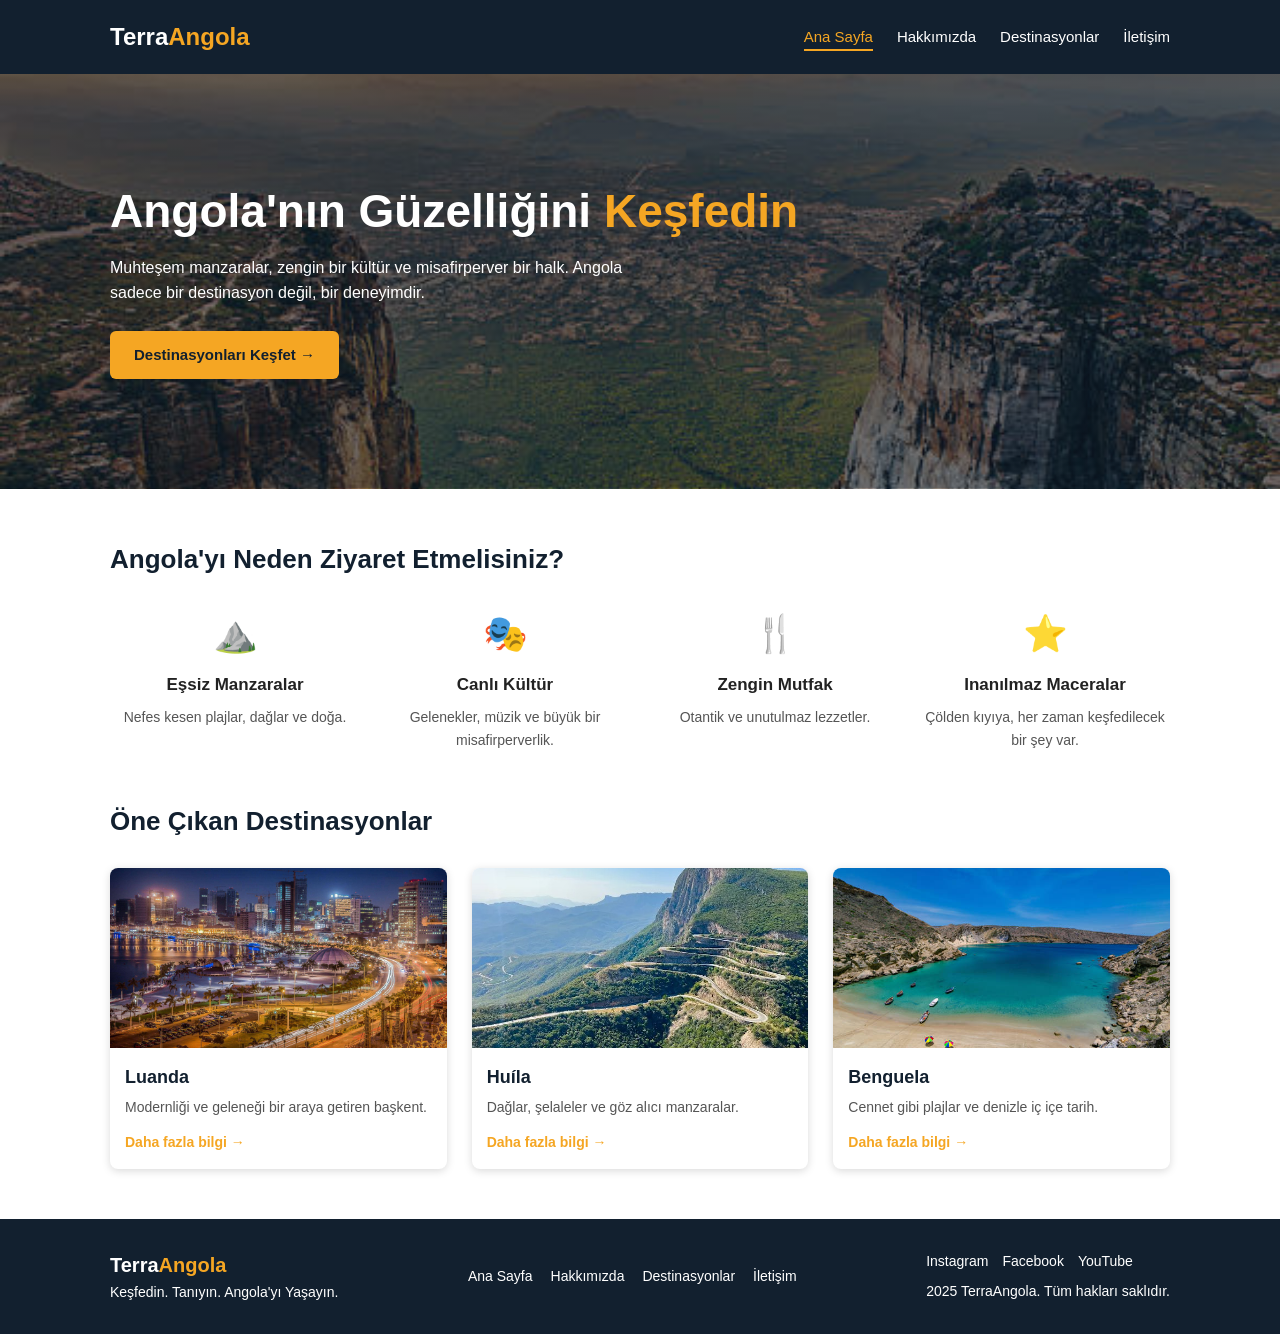
<file: index.html>
<!DOCTYPE html>
<html lang="tr">
<head>
  <meta charset="UTF-8">
  <meta name="viewport" content="width=device-width, initial-scale=1.0">
  <title>Ana Sayfa | TerraAngola</title>
  <link rel="stylesheet" href="css/style.css">
</head>
<body>

  
  <header class="cabecalho">
    <div class="container">
      <a class="logo" href="index.html">Terra<span>Angola</span></a>
      <nav>
        <ul class="menu">
          <li><a href="index.html" class="ativo">Ana Sayfa</a></li>
          <li><a href="sobre.html">Hakkımızda</a></li>
          <li><a href="destinos.html">Destinasyonlar</a></li>
          <li><a href="contacto.html">İletişim</a></li>
        </ul>
      </nav>
    </div>
  </header>

 
  <section class="hero">
    <div class="container">
      <h1>Angola'nın Güzelliğini <span>Keşfedin</span></h1>
      <p>Muhteşem manzaralar, zengin bir kültür ve misafirperver bir halk. Angola sadece bir destinasyon değil, bir deneyimdir.</p>
      <a class="botao" href="destinos.html">Destinasyonları Keşfet →</a>
    </div>
  </section>

  
  <section class="secao">
    <div class="container">
      <h2>Angola'yı Neden Ziyaret Etmelisiniz?</h2>
      <div class="motivos">
        <div class="motivo">
          <div class="icone">⛰️</div>
          <h3>Eşsiz Manzaralar</h3>
          <p>Nefes kesen plajlar, dağlar ve doğa.</p>
        </div>
        <div class="motivo">
          <div class="icone">🎭</div>
          <h3>Canlı Kültür</h3>
          <p>Gelenekler, müzik ve büyük bir misafirperverlik.</p>
        </div>
        <div class="motivo">
          <div class="icone">🍴</div>
          <h3>Zengin Mutfak</h3>
          <p>Otantik ve unutulmaz lezzetler.</p>
        </div>
        <div class="motivo">
          <div class="icone">⭐</div>
          <h3>Inanılmaz Maceralar</h3>
          <p>Çölden kıyıya, her zaman keşfedilecek bir şey var.</p>
        </div>
      </div>
    </div>
  </section>

  
  <section class="secao" style="padding-top: 0;">
    <div class="container">
      <h2>Öne Çıkan Destinasyonlar</h2>
      <div class="cartoes">
        <div class="cartao">
          <img src="imagens/luanda.jpg" alt="Luanda">
          <div class="texto">
            <h3>Luanda</h3>
            <p>Modernliği ve geleneği bir araya getiren başkent.</p>
            <a href="destinos.html">Daha fazla bilgi →</a>
          </div>
        </div>
        <div class="cartao">
          <img src="imagens/huila.jpg" alt="Huíla">
          <div class="texto">
            <h3>Huíla</h3>
            <p>Dağlar, şelaleler ve göz alıcı manzaralar.</p>
            <a href="destinos.html">Daha fazla bilgi →</a>
          </div>
        </div>
        <div class="cartao">
          <img src="imagens/benguela.jpg" alt="Benguela">
          <div class="texto">
            <h3>Benguela</h3>
            <p>Cennet gibi plajlar ve denizle iç içe tarih.</p>
            <a href="destinos.html">Daha fazla bilgi →</a>
          </div>
        </div>
      </div>
    </div>
  </section>

 
  <footer class="rodape">
    <div class="container">
      <div>
        <a class="logo" href="index.html">Terra<span>Angola</span></a>
        <p>Keşfedin. Tanıyın. Angola'yı Yaşayın.</p>
      </div>
      <ul class="rodape-menu">
        <li><a href="index.html">Ana Sayfa</a></li>
        <li><a href="sobre.html">Hakkımızda</a></li>
        <li><a href="destinos.html">Destinasyonlar</a></li>
        <li><a href="contacto.html">İletişim</a></li>
      </ul>
      <div>
        <div class="redes">
          <a href="#">Instagram</a>
          <a href="#">Facebook</a>
          <a href="#">YouTube</a>
        </div>
        <p> 2025 TerraAngola. Tüm hakları saklıdır.</p>
      </div>
    </div>
  </footer>

</body>
</html>
</file>
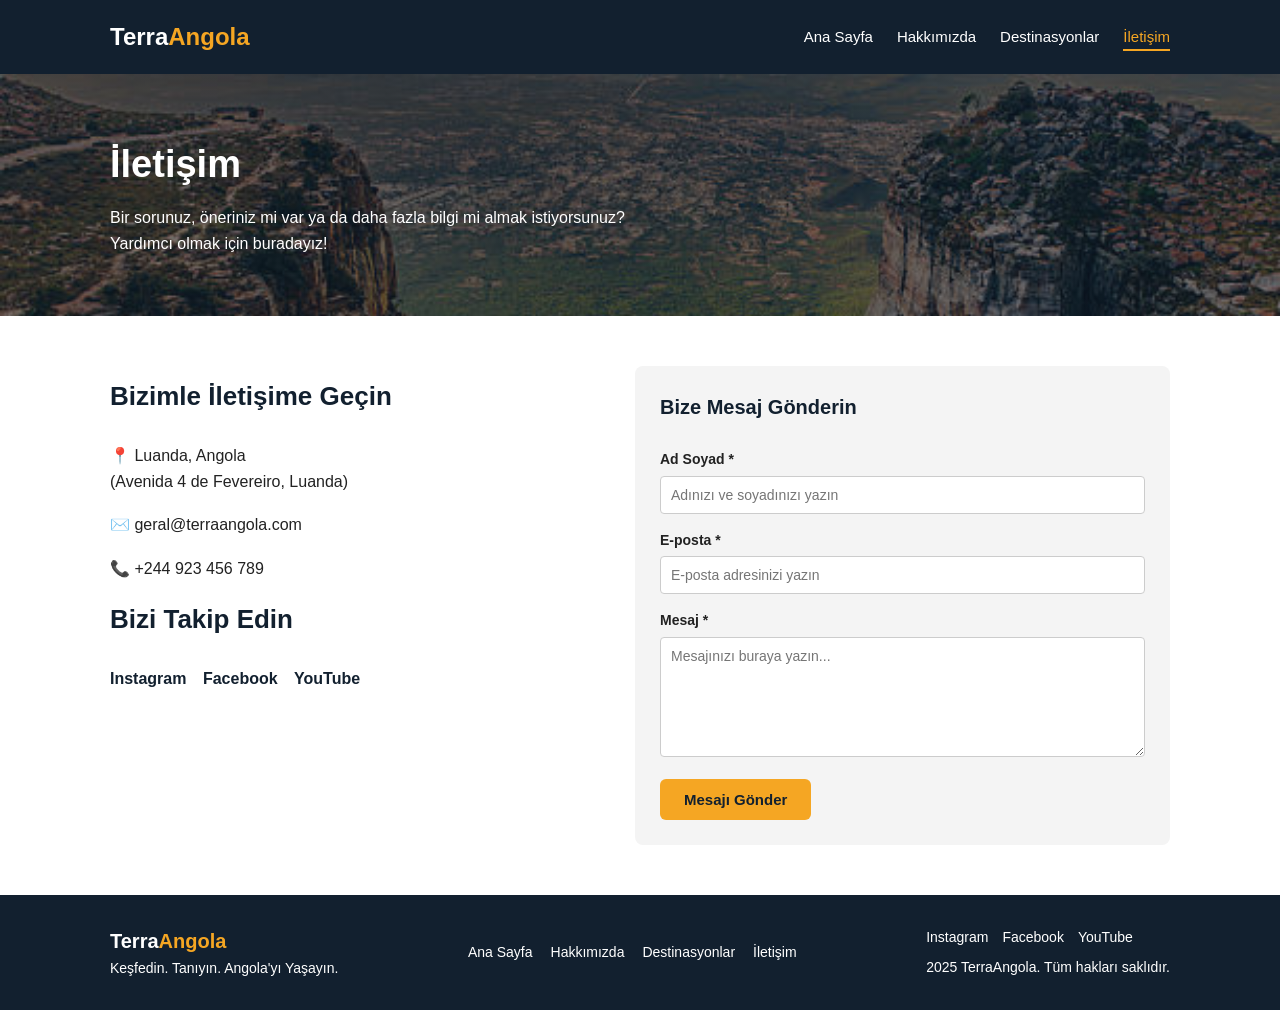
<file: contacto.html>
<!DOCTYPE html>
<html lang="tr">
<head>
  <meta charset="UTF-8">
  <meta name="viewport" content="width=device-width, initial-scale=1.0">
  <title>İletişim | TerraAngola</title>
  <link rel="stylesheet" href="css/style.css">
</head>
<body>

  
  <header class="cabecalho">
    <div class="container">
      <a class="logo" href="index.html">Terra<span>Angola</span></a>
      <nav>
        <ul class="menu">
          <li><a href="index.html">Ana Sayfa</a></li>
          <li><a href="sobre.html">Hakkımızda</a></li>
          <li><a href="destinos.html">Destinasyonlar</a></li>
          <li><a href="contacto.html" class="ativo">İletişim</a></li>
        </ul>
      </nav>
    </div>
  </header>

  <section class="banner">
    <div class="container">
      <h1>İletişim</h1>
      <p>Bir sorunuz, öneriniz mi var ya da daha fazla bilgi mi almak istiyorsunuz? Yardımcı olmak için buradayız!</p>
    </div>
  </section>

  <section class="secao">
    <div class="container contacto-grade">

      <!-- Coluna de contactos -->
      <div class="contacto-info">
        <h2>Bizimle İletişime Geçin</h2>
        <p>📍 Luanda, Angola<br>(Avenida 4 de Fevereiro, Luanda)</p>
        <p>✉️ geral@terraangola.com</p>
        <p>📞 +244 923 456 789</p>

        <h2>Bizi Takip Edin</h2>
        <a href="#">Instagram</a>
        <a href="#">Facebook</a>
        <a href="#">YouTube</a>
      </div>

     
      <form class="formulario">
        <h2>Bize Mesaj Gönderin</h2>

        <label for="nome">Ad Soyad *</label>
        <input type="text" id="nome" placeholder="Adınızı ve soyadınızı yazın">

        <label for="email">E-posta *</label>
        <input type="email" id="email" placeholder="E-posta adresinizi yazın">

        <label for="mensagem">Mesaj *</label>
        <textarea id="mensagem" placeholder="Mesajınızı buraya yazın..."></textarea>

        <button type="button" class="botao">Mesajı Gönder</button>
      </form>

    </div>
  </section>

  
  <footer class="rodape">
    <div class="container">
      <div>
        <a class="logo" href="index.html">Terra<span>Angola</span></a>
        <p>Keşfedin. Tanıyın. Angola'yı Yaşayın.</p>
      </div>
      <ul class="rodape-menu">
        <li><a href="index.html">Ana Sayfa</a></li>
        <li><a href="sobre.html">Hakkımızda</a></li>
        <li><a href="destinos.html">Destinasyonlar</a></li>
        <li><a href="contacto.html">İletişim</a></li>
      </ul>
      <div>
        <div class="redes">
          <a href="#">Instagram</a>
          <a href="#">Facebook</a>
          <a href="#">YouTube</a>
        </div>
        <p> 2025 TerraAngola. Tüm hakları saklıdır.</p>
      </div>
    </div>
  </footer>

</body>
</html>
</file>
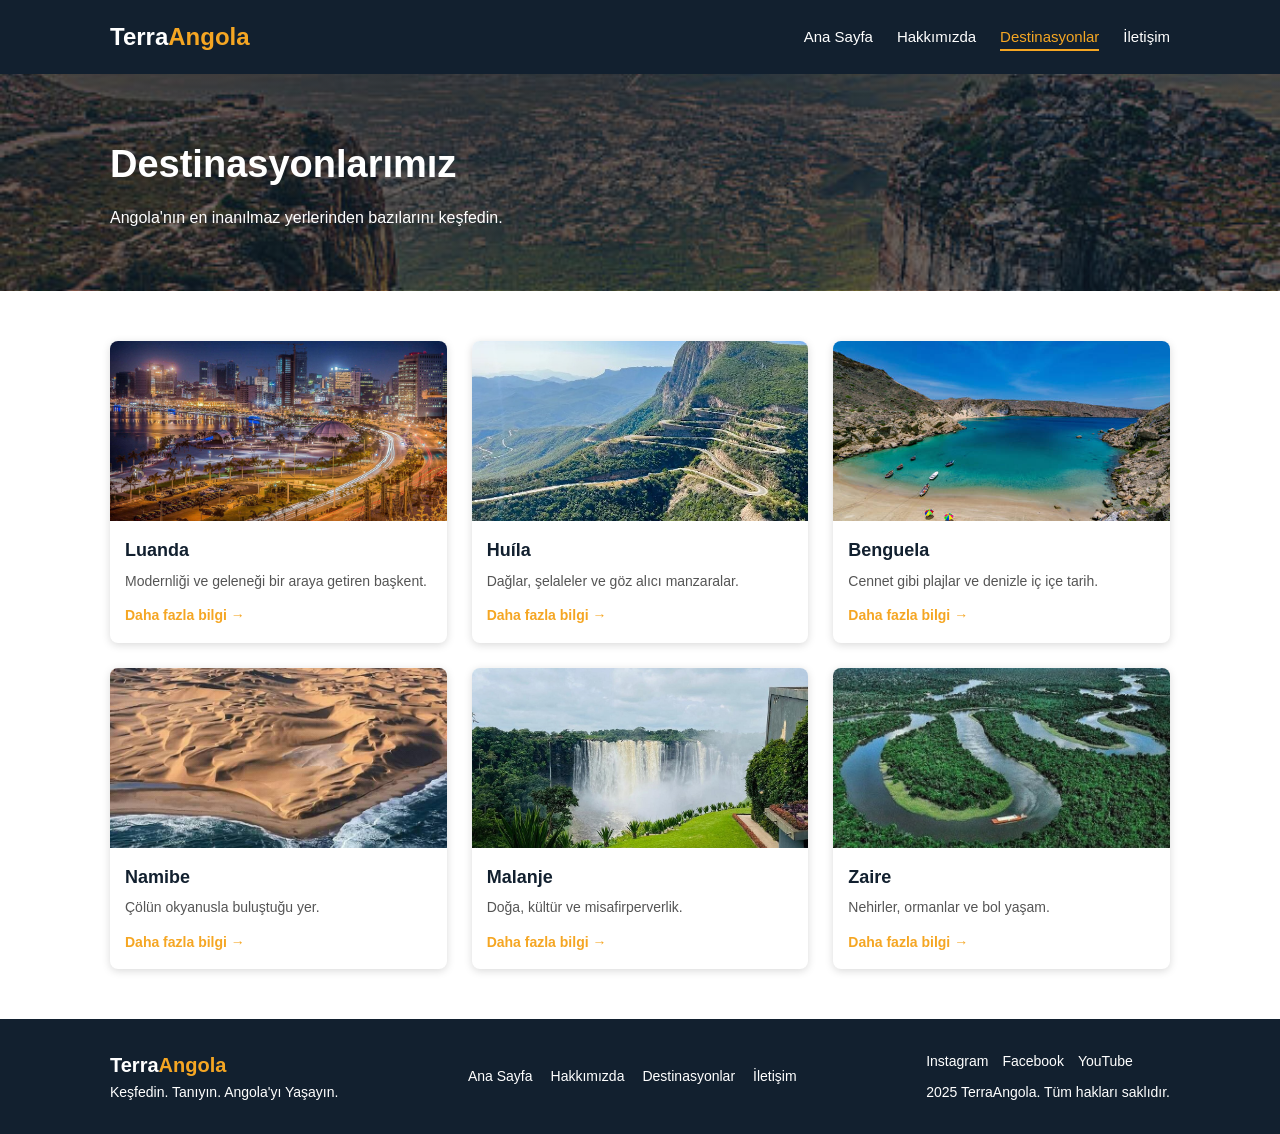
<file: destinos.html>
<!DOCTYPE html>
<html lang="tr">
<head>
  <meta charset="UTF-8">
  <meta name="viewport" content="width=device-width, initial-scale=1.0">
  <title>Destinasyonlar | TerraAngola</title>
  <link rel="stylesheet" href="css/style.css">
</head>
<body>

  
  <header class="cabecalho">
    <div class="container">
      <a class="logo" href="index.html">Terra<span>Angola</span></a>
      <nav>
        <ul class="menu">
          <li><a href="index.html">Ana Sayfa</a></li>
          <li><a href="sobre.html">Hakkımızda</a></li>
          <li><a href="destinos.html" class="ativo">Destinasyonlar</a></li>
          <li><a href="contacto.html">İletişim</a></li>
        </ul>
      </nav>
    </div>
  </header>

  <section class="banner">
    <div class="container">
      <h1>Destinasyonlarımız</h1>
      <p>Angola'nın en inanılmaz yerlerinden bazılarını keşfedin.</p>
    </div>
  </section>

  <section class="secao">
    <div class="container">
      <div class="cartoes">
        <div class="cartao">
          <img src="imagens/luanda.jpg" alt="Luanda">
          <div class="texto">
            <h3>Luanda</h3>
            <p>Modernliği ve geleneği bir araya getiren başkent.</p>
            <a href="#">Daha fazla bilgi →</a>
          </div>
        </div>
        <div class="cartao">
          <img src="imagens/huila.jpg" alt="Huíla">
          <div class="texto">
            <h3>Huíla</h3>
            <p>Dağlar, şelaleler ve göz alıcı manzaralar.</p>
            <a href="#">Daha fazla bilgi →</a>
          </div>
        </div>
        <div class="cartao">
          <img src="imagens/benguela.jpg" alt="Benguela">
          <div class="texto">
            <h3>Benguela</h3>
            <p>Cennet gibi plajlar ve denizle iç içe tarih.</p>
            <a href="#">Daha fazla bilgi →</a>
          </div>
        </div>
        <div class="cartao">
          <img src="imagens/namibe.jpg" alt="Namibe">
          <div class="texto">
            <h3>Namibe</h3>
            <p>Çölün okyanusla buluştuğu yer.</p>
            <a href="#">Daha fazla bilgi →</a>
          </div>
        </div>
        <div class="cartao">
          <img src="imagens/malanje.jpg" alt="Malanje">
          <div class="texto">
            <h3>Malanje</h3>
            <p>Doğa, kültür ve misafirperverlik.</p>
            <a href="#">Daha fazla bilgi →</a>
          </div>
        </div>
        <div class="cartao">
          <img src="imagens/zaire.jpg" alt="Zaire">
          <div class="texto">
            <h3>Zaire</h3>
            <p>Nehirler, ormanlar ve bol yaşam.</p>
            <a href="#">Daha fazla bilgi →</a>
          </div>
        </div>
      </div>
    </div>
  </section>

  
  <footer class="rodape">
    <div class="container">
      <div>
        <a class="logo" href="index.html">Terra<span>Angola</span></a>
        <p>Keşfedin. Tanıyın. Angola'yı Yaşayın.</p>
      </div>
      <ul class="rodape-menu">
        <li><a href="index.html">Ana Sayfa</a></li>
        <li><a href="sobre.html">Hakkımızda</a></li>
        <li><a href="destinos.html">Destinasyonlar</a></li>
        <li><a href="contacto.html">İletişim</a></li>
      </ul>
      <div>
        <div class="redes">
          <a href="#">Instagram</a>
          <a href="#">Facebook</a>
          <a href="#">YouTube</a>
        </div>
        <p> 2025 TerraAngola. Tüm hakları saklıdır.</p>
      </div>
    </div>
  </footer>

</body>
</html>
</file>
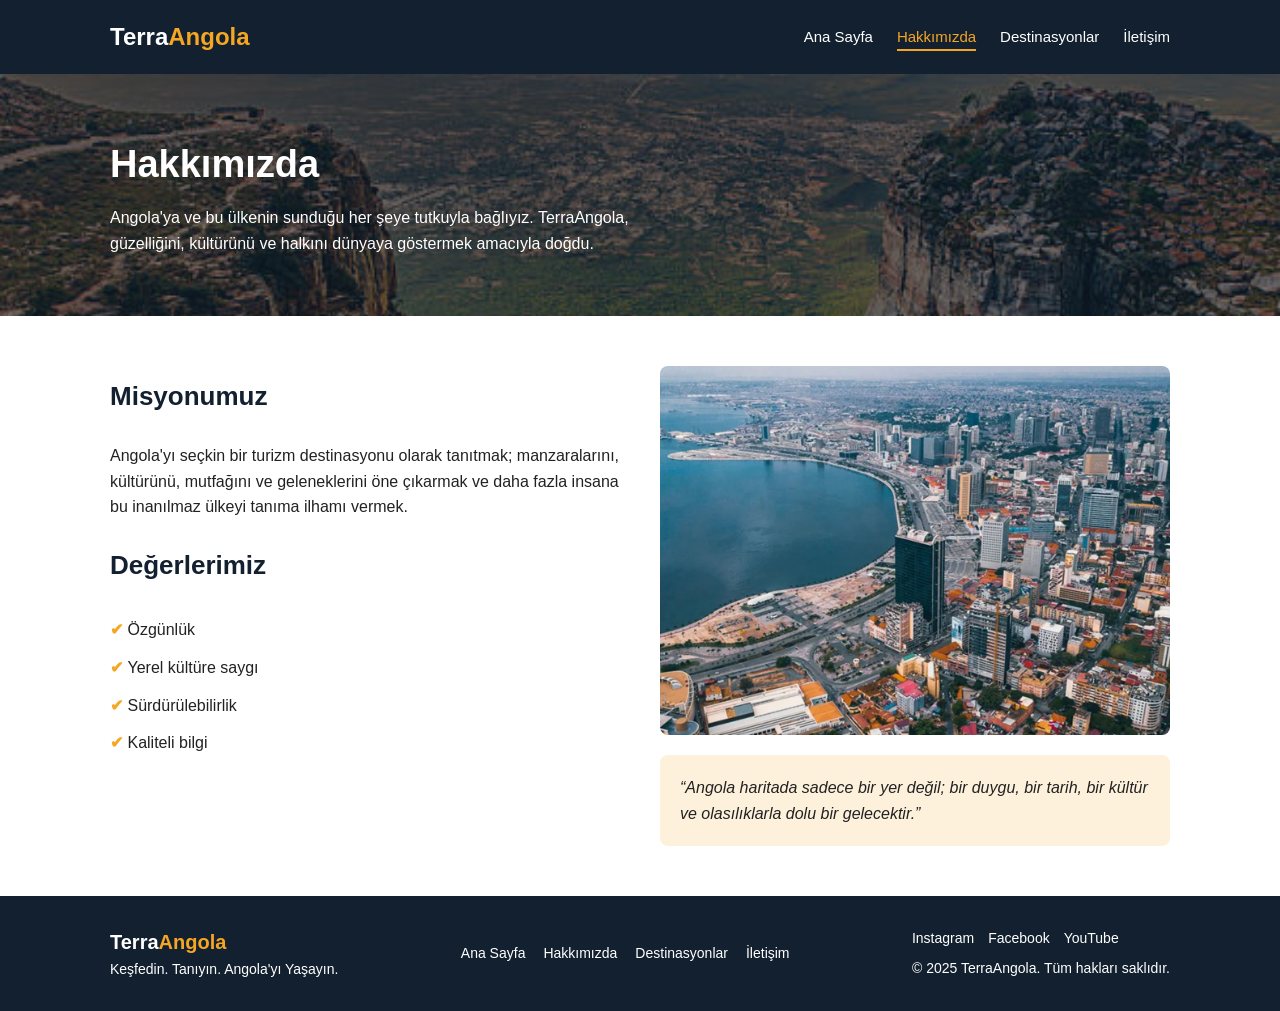
<file: sobre.html>
<!DOCTYPE html>
<html lang="tr">
<head>
  <meta charset="UTF-8">
  <meta name="viewport" content="width=device-width, initial-scale=1.0">
  <title>Hakkımızda | TerraAngola</title>
  <link rel="stylesheet" href="css/style.css">
</head>
<body>


  <header class="cabecalho">
    <div class="container">
      <a class="logo" href="index.html">Terra<span>Angola</span></a>
      <nav>
        <ul class="menu">
          <li><a href="index.html">Ana Sayfa</a></li>
          <li><a href="sobre.html" class="ativo">Hakkımızda</a></li>
          <li><a href="destinos.html">Destinasyonlar</a></li>
          <li><a href="contacto.html">İletişim</a></li>
        </ul>
      </nav>
    </div>
  </header>

  <section class="banner">
    <div class="container">
      <h1>Hakkımızda</h1>
      <p>Angola'ya ve bu ülkenin sunduğu her şeye tutkuyla bağlıyız. TerraAngola, güzelliğini, kültürünü ve halkını dünyaya göstermek amacıyla doğdu.</p>
    </div>
  </section>

  <section class="secao">
    <div class="container sobre-grade">

      <div class="sobre-texto">
        <h2>Misyonumuz</h2>
        <p>Angola'yı seçkin bir turizm destinasyonu olarak tanıtmak; manzaralarını, kültürünü, mutfağını ve geleneklerini öne çıkarmak ve daha fazla insana bu inanılmaz ülkeyi tanıma ilhamı vermek.</p>

        <h2>Değerlerimiz</h2>
        <ul class="valores">
          <li>Özgünlük</li>
          <li>Yerel kültüre saygı</li>
          <li>Sürdürülebilirlik</li>
          <li>Kaliteli bilgi</li>
        </ul>
      </div>

      <div class="sobre-lateral">
        <img src="imagens/sobre.jpg" alt="Angola manzarası">
        <div class="citacao">
          “Angola haritada sadece bir yer değil; bir duygu, bir tarih, bir kültür ve olasılıklarla dolu bir gelecektir.”
        </div>
      </div>

    </div>
  </section>

  
  <footer class="rodape">
    <div class="container">
      <div>
        <a class="logo" href="index.html">Terra<span>Angola</span></a>
        <p>Keşfedin. Tanıyın. Angola'yı Yaşayın.</p>
      </div>
      <ul class="rodape-menu">
        <li><a href="index.html">Ana Sayfa</a></li>
        <li><a href="sobre.html">Hakkımızda</a></li>
        <li><a href="destinos.html">Destinasyonlar</a></li>
        <li><a href="contacto.html">İletişim</a></li>
      </ul>
      <div>
        <div class="redes">
          <a href="#">Instagram</a>
          <a href="#">Facebook</a>
          <a href="#">YouTube</a>
        </div>
        <p>© 2025 TerraAngola. Tüm hakları saklıdır.</p>
      </div>
    </div>
  </footer>

</body>
</html>
</file>
<file: css/style.css>
* {
  margin: 0;
  padding: 0;
  box-sizing: border-box;
}

body {
  font-family: Arial, Helvetica, sans-serif;
  color: #222222;
  line-height: 1.6;
  background-color: #ffffff;
}

a { text-decoration: none; }
ul { list-style: none; }
img { max-width: 100%; display: block; }


.container {
  max-width: 1100px;
  margin: 0 auto;
  padding: 0 20px;
}


.cabecalho {
  background-color: #12202f;
  padding: 18px 0;
}

.cabecalho .container {
  display: flex;                 
  justify-content: space-between;
  align-items: center;
}

.logo {
  color: #ffffff;
  font-size: 24px;
  font-weight: bold;
}

.logo span { color: #f5a623; }

.menu {
  display: flex;
  gap: 24px;
}

.menu a {
  color: #ffffff;
  font-size: 15px;
  padding-bottom: 4px;
}

.menu a.ativo {
  color: #f5a623;
  border-bottom: 2px solid #f5a623;
}


.hero,
.banner {
  background-image: linear-gradient(rgba(18, 32, 47, 0.55), rgba(18, 32, 47, 0.55)),
                    url("../imagens/hero.jpg");
  background-size: cover;
  background-position: center;
  color: #ffffff;
}

.hero { padding: 110px 0; }
.banner { padding: 60px 0; }

.hero h1 { font-size: 46px; line-height: 1.2; margin-bottom: 15px; }
.hero h1 span { color: #f5a623; }
.hero p { max-width: 520px; margin-bottom: 25px; }

.banner h1 { font-size: 38px; margin-bottom: 10px; }
.banner p { max-width: 560px; }


.botao {
  display: inline-block;
  background-color: #f5a623;
  color: #12202f;
  font-weight: bold;
  padding: 12px 24px;
  border: none;
  border-radius: 6px;
  cursor: pointer;
  font-size: 15px;
}

.botao:hover { background-color: #e0951a; }


.secao { padding: 50px 0; }
.secao h2 { font-size: 26px; margin-bottom: 25px; color: #12202f; }


.motivos {
  display: grid;
  grid-template-columns: repeat(4, 1fr);
  gap: 20px;
  text-align: center;
}

.motivo .icone { font-size: 36px; }
.motivo h3 { margin: 8px 0; font-size: 17px; }
.motivo p { font-size: 14px; color: #555555; }


.cartoes {
  display: grid;
  grid-template-columns: repeat(3, 1fr);
  gap: 25px;
}

.cartao {
  background-color: #ffffff;
  border-radius: 8px;
  box-shadow: 0 2px 8px rgba(0, 0, 0, 0.15);
  overflow: hidden;
}

.cartao img { width: 100%; height: 180px; object-fit: cover; }
.cartao .texto { padding: 15px; }
.cartao h3 { font-size: 18px; margin-bottom: 5px; color: #12202f; }
.cartao p { font-size: 14px; color: #555555; margin-bottom: 10px; }
.cartao a { color: #f5a623; font-weight: bold; font-size: 14px; }


.sobre-grade {
  display: flex;
  gap: 40px;
  align-items: flex-start;
}

.sobre-texto { flex: 1; }
.sobre-lateral { flex: 1; }

.sobre-texto h2 { margin-top: 10px; }
.sobre-texto p { margin-bottom: 25px; }

.valores li {
  padding: 6px 0;
}

.valores li::before {
  content: "✔ ";
  color: #f5a623;
  font-weight: bold;
}

.sobre-lateral img {
  width: 100%;
  border-radius: 8px;
  margin-bottom: 20px;
}




.citacao {
  background-color: #fdf1dc;
  border-radius: 8px;
  padding: 20px;
  font-style: italic;
}


.contacto-grade {
  display: flex;
  gap: 40px;
  align-items: flex-start;
}

.contacto-info { flex: 1; }
.contacto-info h2 { margin-top: 10px; }
.contacto-info p { margin-bottom: 18px; }
.contacto-info a { color: #12202f; margin-right: 12px; font-weight: bold; }

.formulario {
  flex: 1;
  background-color: #f4f4f4;
  border-radius: 8px;
  padding: 25px;
}

.formulario h2 { font-size: 20px; }
.formulario label { display: block; font-weight: bold; font-size: 14px; margin-bottom: 5px; }

.formulario input,
.formulario textarea {
  width: 100%;
  padding: 10px;
  margin-bottom: 15px;
  border: 1px solid #cccccc;
  border-radius: 4px;
  font-family: inherit;
  font-size: 14px;
}

.formulario textarea { height: 120px; resize: vertical; }


.rodape {
  background-color: #12202f;
  color: #ffffff;
  padding: 30px 0;
  font-size: 14px;
}

.rodape .container {
  display: flex;
  justify-content: space-between;
  align-items: center;
  gap: 20px;
}

.rodape .logo { font-size: 20px; }
.rodape-menu { display: flex; gap: 18px; }
.rodape-menu a,
.redes a { color: #ffffff; }
.rodape-menu a:hover,
.redes a:hover { color: #f5a623; }
.redes { display: flex; gap: 14px; margin-bottom: 8px; }


@media (max-width: 800px) {
  .cartoes { grid-template-columns: repeat(2, 1fr); }
  .motivos { grid-template-columns: repeat(2, 1fr); }
}

@media (max-width: 600px) {
  .cabecalho .container,
  .rodape .container,
  .sobre-grade,
  .contacto-grade {
    flex-direction: column;
    align-items: flex-start;
  }

  .menu { flex-wrap: wrap; gap: 14px; margin-top: 12px; }
  .rodape-menu { flex-wrap: wrap; }

  .cartoes,
  .motivos { grid-template-columns: 1fr; }

  .hero { padding: 70px 0; }
  .hero h1 { font-size: 32px; }
  .banner h1 { font-size: 30px; }
  .formulario { width: 100%; }
}
</file>
